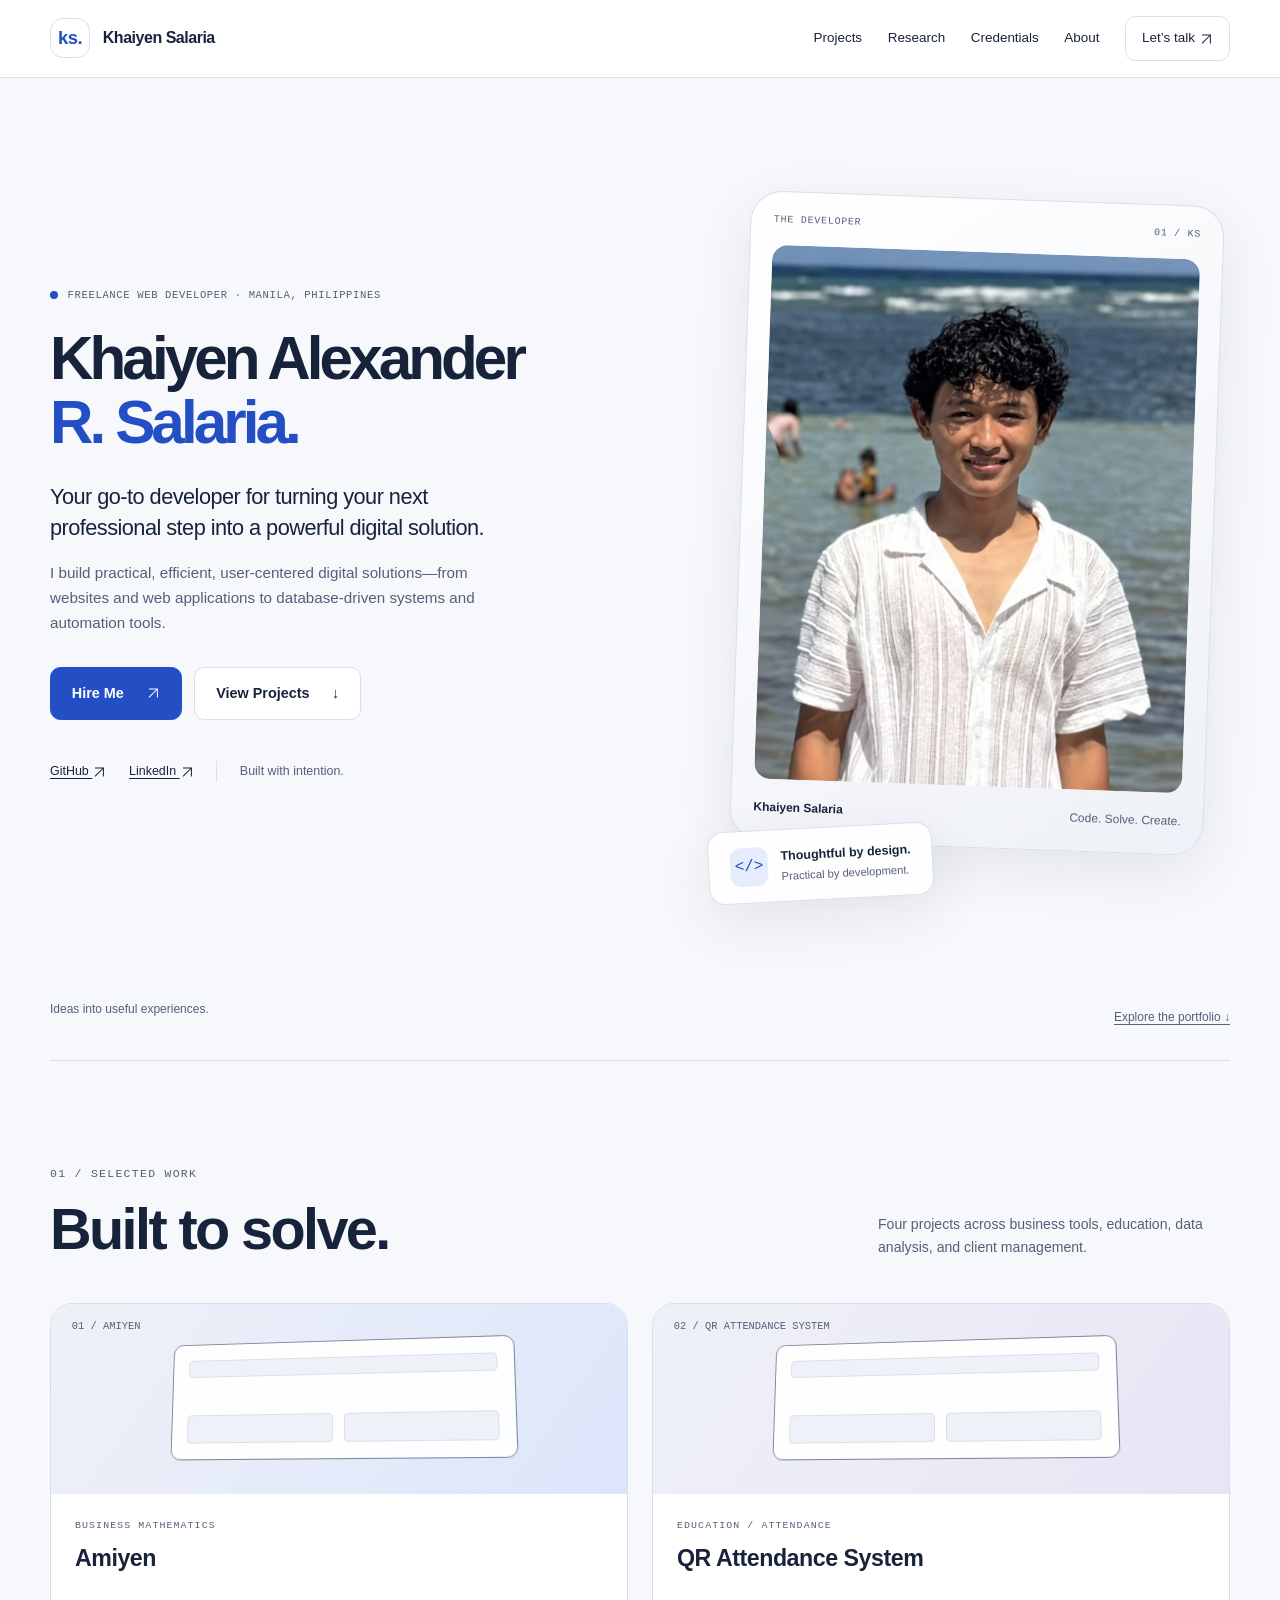
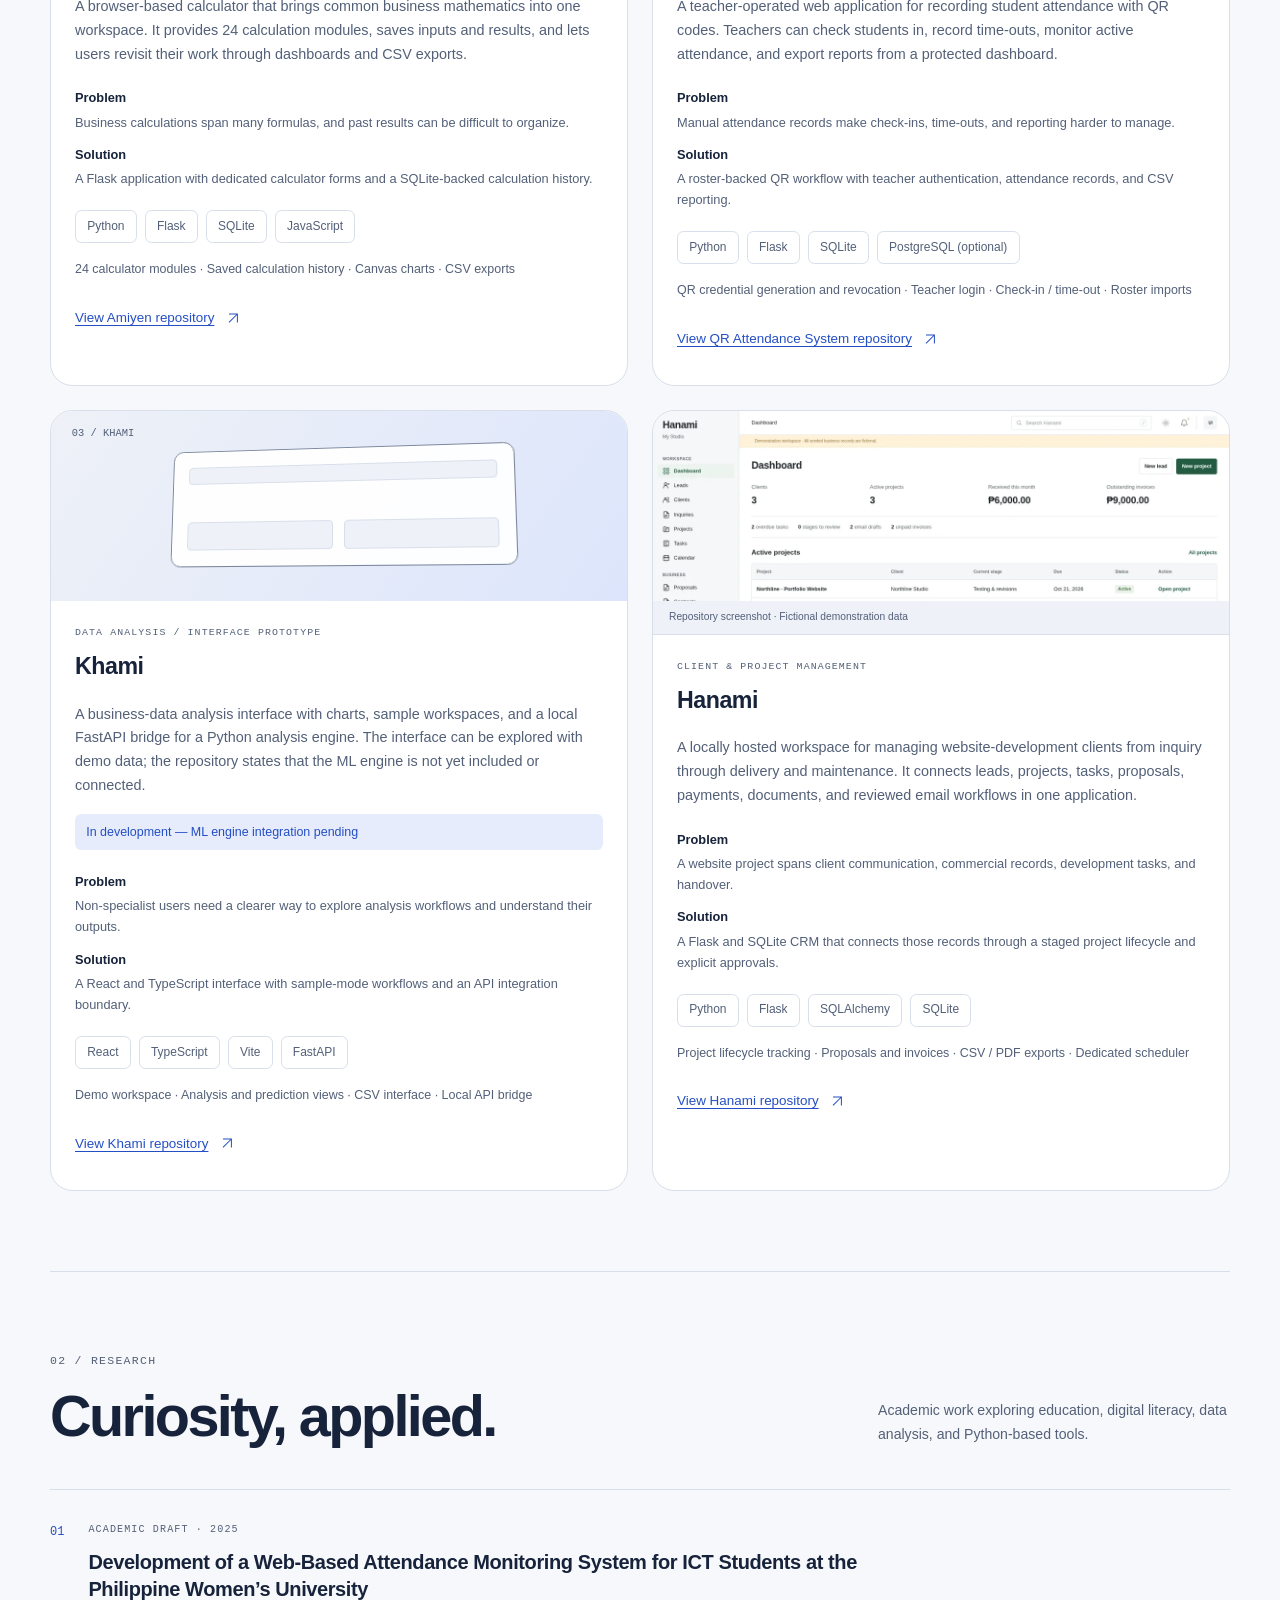
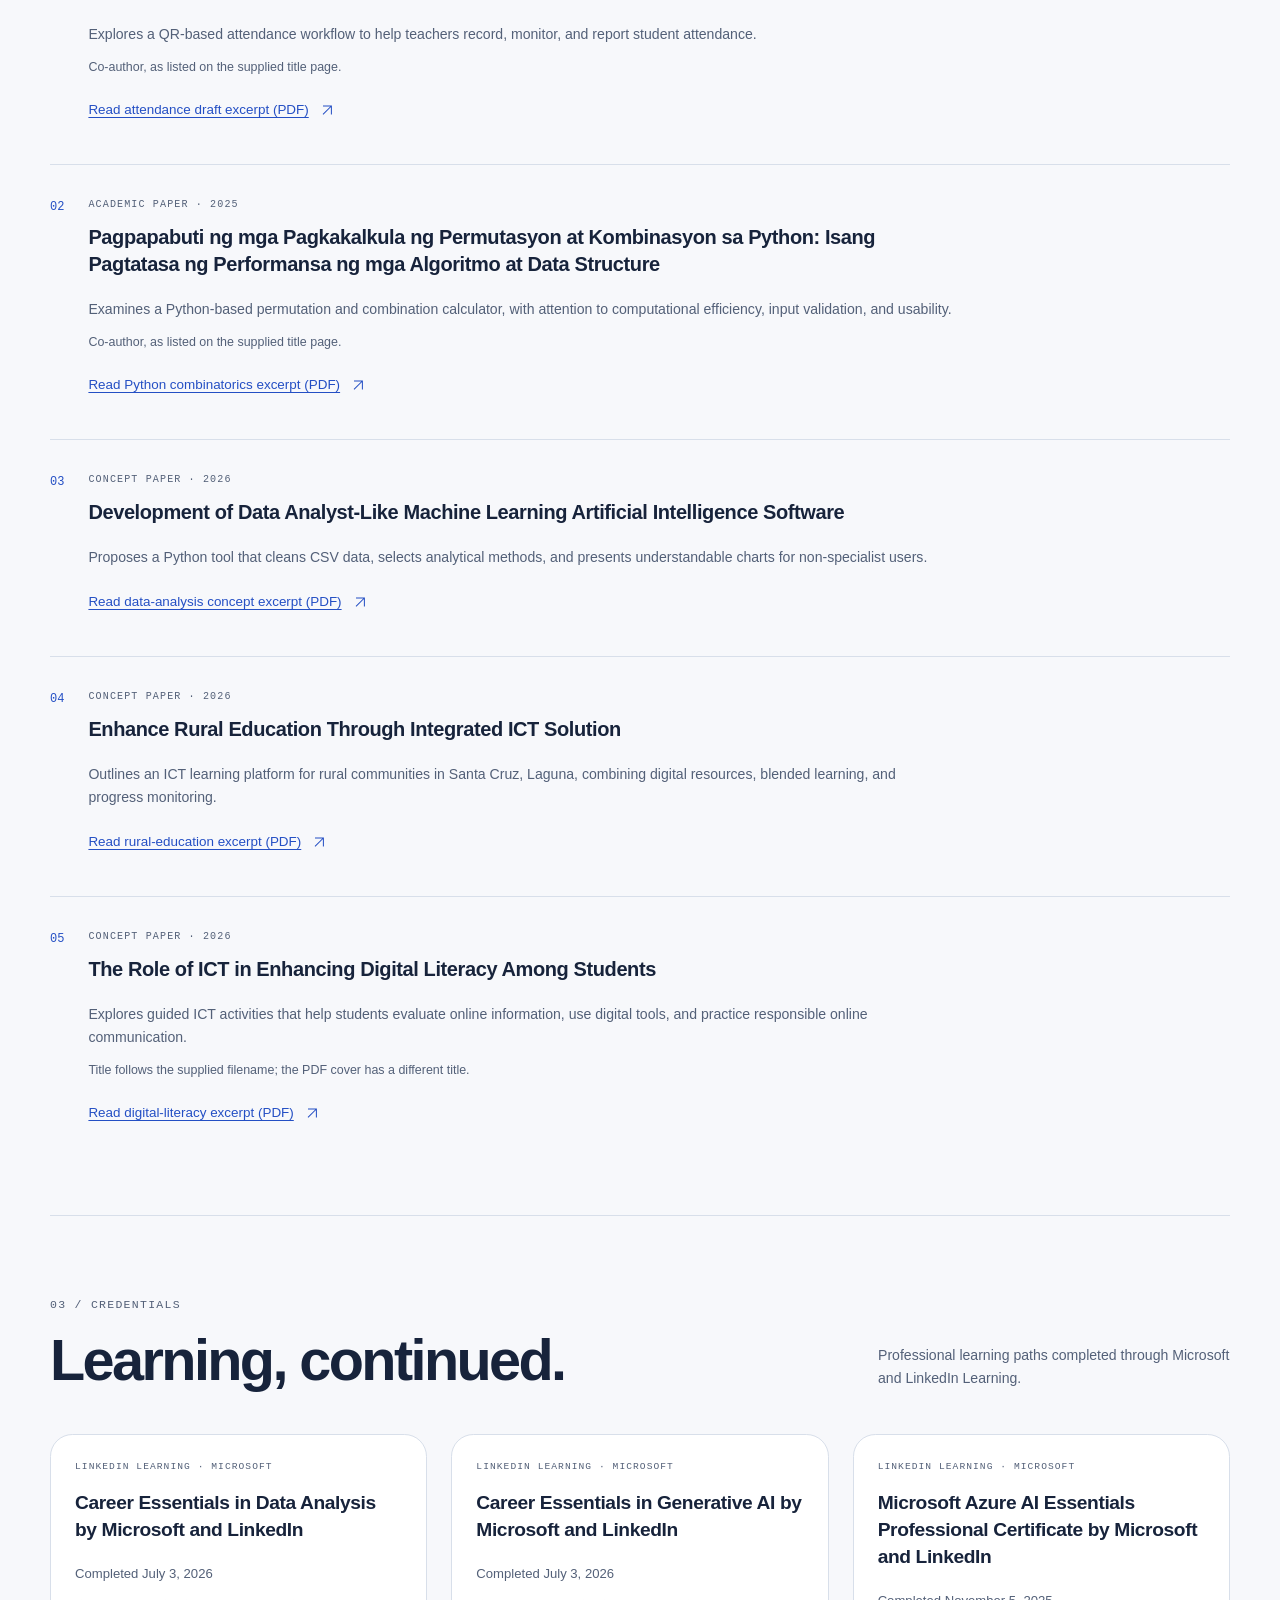
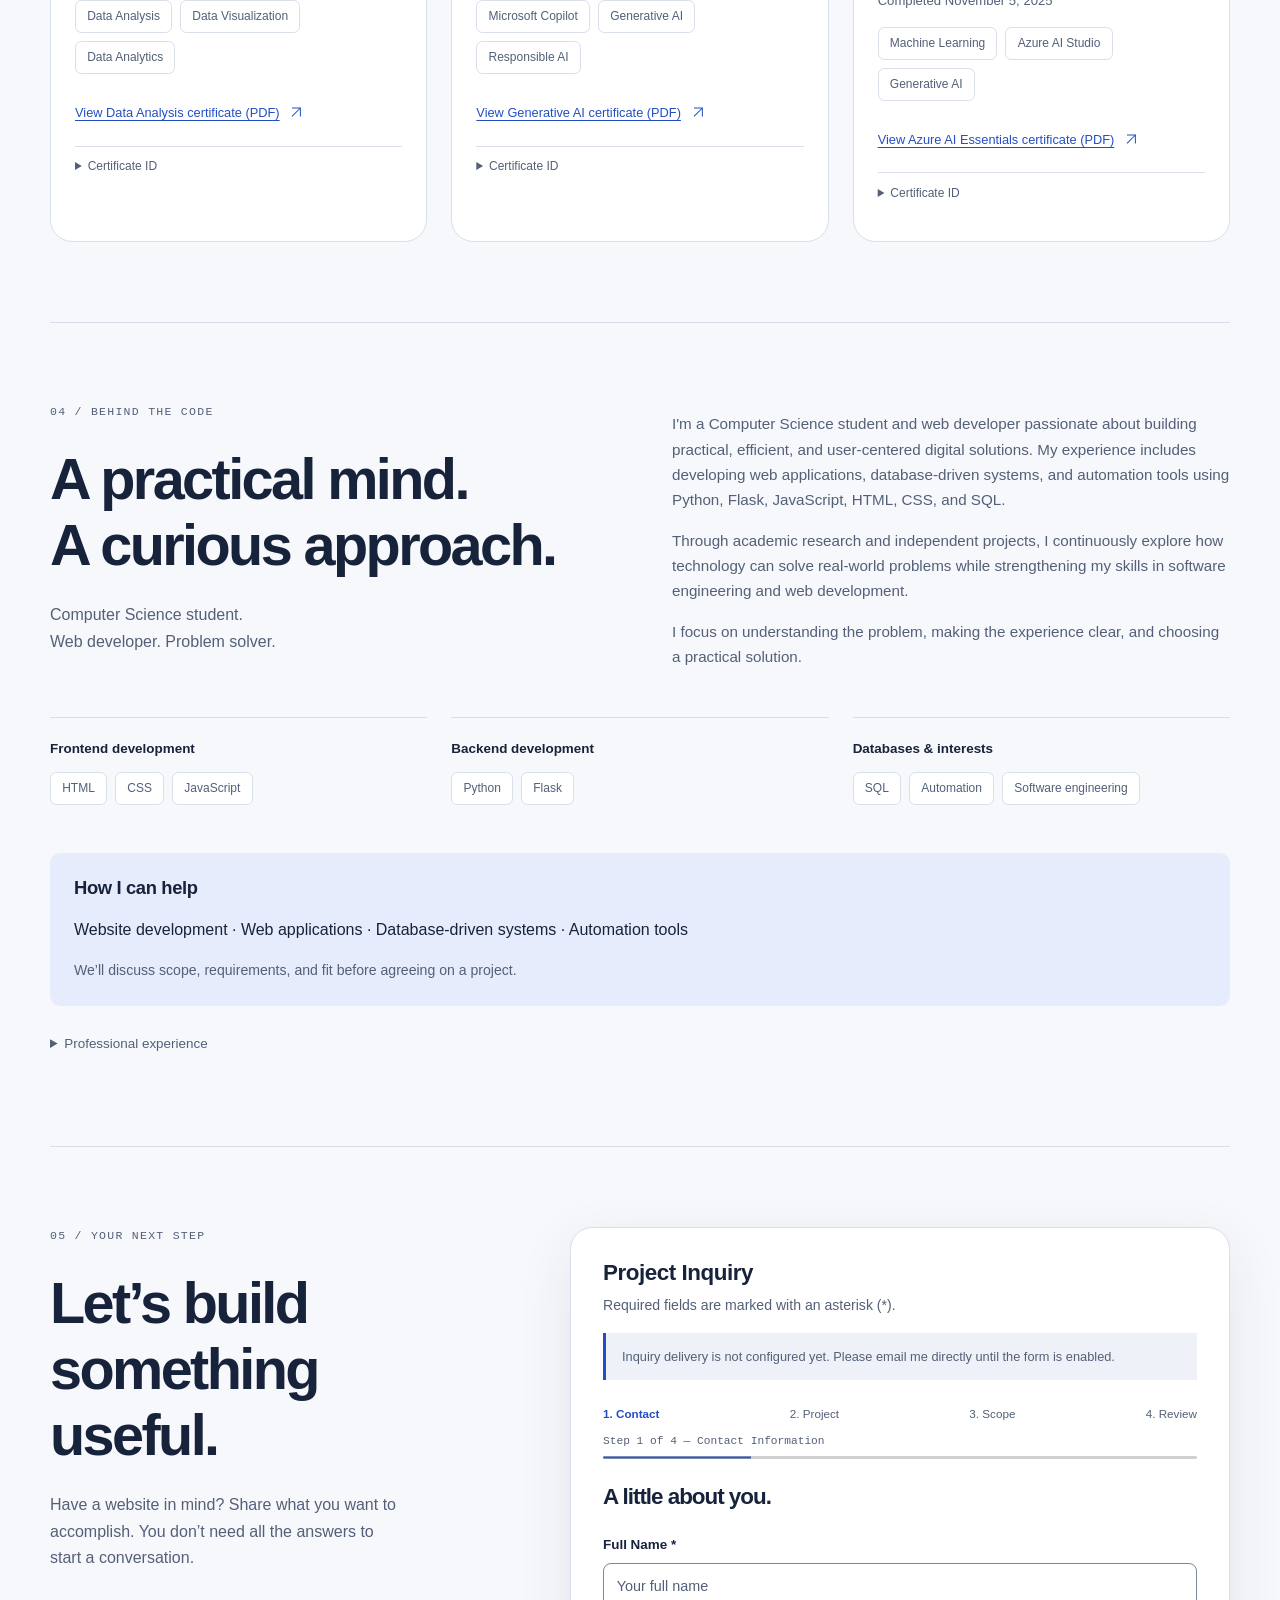
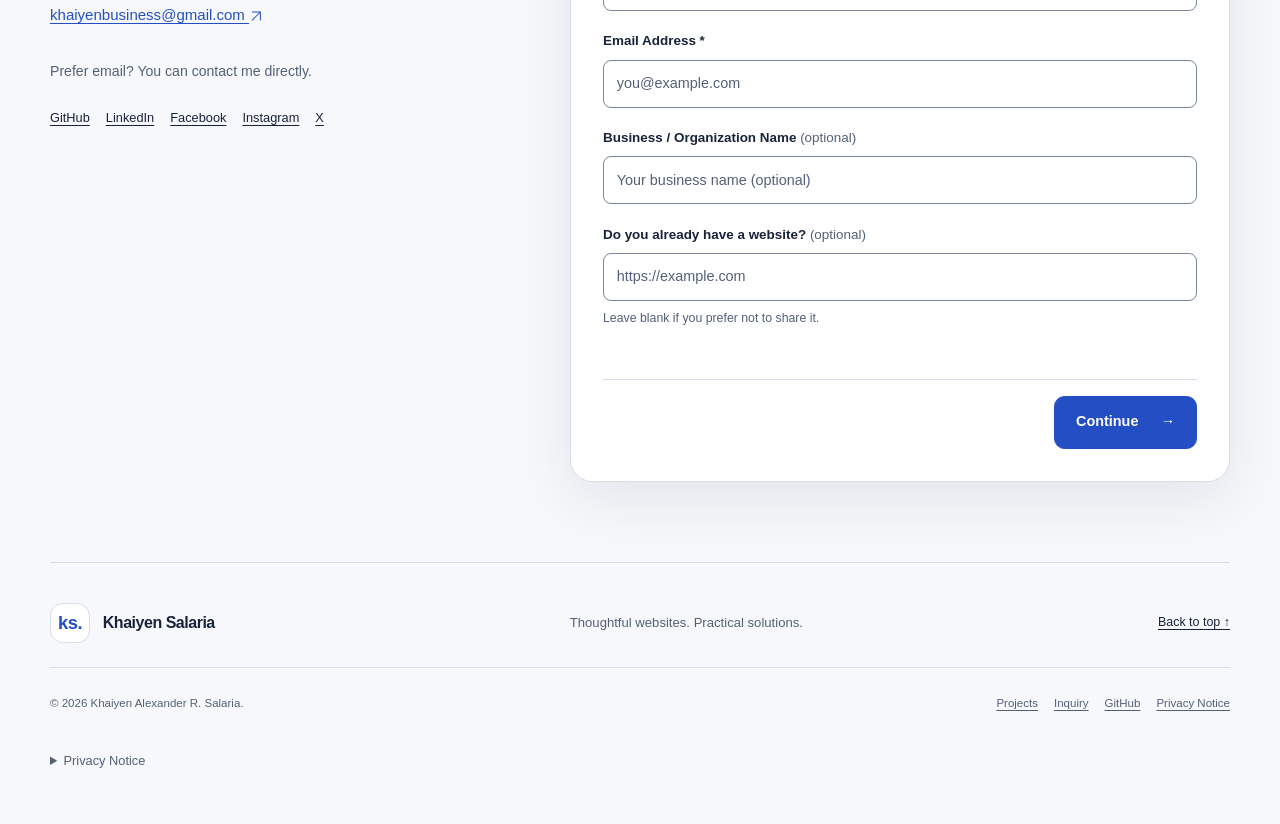
<file: index.html>
<!doctype html>
<html lang="en">
<head>
  <meta charset="utf-8">
  <meta name="viewport" content="width=device-width, initial-scale=1">
  <meta name="color-scheme" content="light dark">
  <title>Khaiyen Salaria | Freelance Web Developer</title>
  <meta name="description" content="Khaiyen Alexander R. Salaria, freelance web developer in Manila. Explore my technical background and discuss your next website project.">
  <link rel="canonical" href="https://khaiyeniscanadianham.github.io/khaiyensalaria.github.io/">
  <meta property="og:type" content="website">
  <meta property="og:title" content="Khaiyen Salaria | Freelance Web Developer">
  <meta property="og:description" content="Practical, thoughtful digital solutions. Let's discuss your next website project.">
  <meta property="og:url" content="https://khaiyeniscanadianham.github.io/khaiyensalaria.github.io/">
  <meta property="og:image" content="https://khaiyeniscanadianham.github.io/khaiyensalaria.github.io/assets/preview.png">
  <meta property="og:image:width" content="1200">
  <meta property="og:image:height" content="630">
  <meta property="og:image:alt" content="Khaiyen Salaria — Freelance Web Developer, Manila, Philippines">
  <meta name="twitter:card" content="summary_large_image">
  <meta name="twitter:title" content="Khaiyen Salaria | Freelance Web Developer">
  <meta name="twitter:description" content="Practical, thoughtful digital solutions. Let's discuss your next website project.">
  <meta name="twitter:image" content="https://khaiyeniscanadianham.github.io/khaiyensalaria.github.io/assets/preview.png">
  <!-- Add Google Search Console verification only after receiving a real code. -->
  <link rel="icon" href="favicon.svg" type="image/svg+xml">
  <link rel="stylesheet" href="style.css">
  <script src="script.js" defer></script>
  <script type="application/ld+json">
  {"@context":"https://schema.org","@type":"Person","name":"Khaiyen Alexander R. Salaria","jobTitle":"Freelance Web Developer","url":"https://khaiyeniscanadianham.github.io/khaiyensalaria.github.io/","sameAs":["https://github.com/khaiyenIsCanadianHam","https://www.linkedin.com/in/khaiyen-alexander-salaria-117b07363/","https://www.facebook.com/khaiyenalexander08","https://www.instagram.com/khaiyenalexanderr","https://x.com/khaiyensalaria"]}
  </script>
</head>
<body>
  <a class="skip-link" href="#main">Skip to content</a>
  <header class="site-header">
    <nav class="nav-shell" aria-label="Main navigation">
      <a class="brand" href="#hero" aria-label="Khaiyen Salaria, home"><span class="brand-mark" aria-hidden="true">ks.</span><span>Khaiyen Salaria</span></a>
      <button class="menu-toggle" type="button" aria-expanded="false" aria-controls="nav-links" hidden>Menu <span aria-hidden="true">+</span></button>
      <div class="nav-links" id="nav-links">
        <a href="#projects">Projects</a><a href="#research">Research</a><a href="#certifications">Credentials</a><a href="#about">About</a><a class="nav-cta" href="#contact">Let’s talk <svg class="arrow-icon" aria-hidden="true" viewBox="0 0 24 24"><path d="M5 19 19 5M5 5h14v14"/></svg></a>
      </div>
    </nav>
  </header>
  <main id="main">
    <section class="hero section-shell" id="hero" aria-labelledby="hero-title">
      <div class="hero-copy">
        <p class="eyebrow"><span class="status-dot" aria-hidden="true"></span> Freelance Web Developer · Manila, Philippines</p>
        <h1 id="hero-title">Khaiyen Alexander<br><span>R. Salaria.</span></h1>
        <p class="hero-headline">Your go-to developer for turning your next professional step into a powerful digital solution.</p>
        <p class="hero-description">I build practical, efficient, user-centered digital solutions—from websites and web applications to database-driven systems and automation tools.</p>
        <div class="actions"><a class="button primary" href="#contact">Hire Me <svg class="arrow-icon" aria-hidden="true" viewBox="0 0 24 24"><path d="M5 19 19 5M5 5h14v14"/></svg></a><a class="button secondary" href="#projects">View Projects <span aria-hidden="true">↓</span></a></div>
        <div class="hero-links"><a href="https://github.com/khaiyenIsCanadianHam" rel="me">GitHub <svg class="arrow-icon" aria-hidden="true" viewBox="0 0 24 24"><path d="M5 19 19 5M5 5h14v14"/></svg></a><a href="https://www.linkedin.com/in/khaiyen-alexander-salaria-117b07363/" rel="me">LinkedIn <svg class="arrow-icon" aria-hidden="true" viewBox="0 0 24 24"><path d="M5 19 19 5M5 5h14v14"/></svg></a><span>Built with intention.</span></div>
      </div>
      <div class="hero-visual">
        <div class="portrait-frame">
          <div class="portrait-top"><span>THE DEVELOPER</span><span aria-hidden="true">01 / KS</span></div>
          <img class="profile-photo" src="assets/images/profile.webp" width="800" height="1000" alt="Khaiyen Alexander R. Salaria at the beach" fetchpriority="high">
          <div class="portrait-caption"><span>Khaiyen Salaria</span><span>Code. Solve. Create.</span></div>
        </div>
        <div class="floating-note"><span class="code-icon" aria-hidden="true">&lt;/&gt;</span><div><strong>Thoughtful by design.</strong><span>Practical by development.</span></div></div>
      </div>
      <div class="hero-bottom"><span>Ideas into useful experiences.</span><a href="#projects">Explore the portfolio <span aria-hidden="true">↓</span></a></div>
    </section>
    <section class="section-shell content-section" id="projects" aria-labelledby="projects-title">
      <div class="section-heading"><div><p class="eyebrow">01 / Selected work</p><h2 id="projects-title">Built to solve.</h2></div><p>Four projects across business tools, education, data analysis, and client management.</p></div>
      <div class="project-grid">
        <article class="project-card">
          <div class="project-art " aria-hidden="true"><span>01 / AMIYEN</span><div class="wireframe"><i></i><i></i><i></i></div></div>
          <div class="card-body"><p class="eyebrow">Business mathematics</p><h3>Amiyen</h3>
            <p class="project-description">A browser-based calculator that brings common business mathematics into one workspace. It provides 24 calculation modules, saves inputs and results, and lets users revisit their work through dashboards and CSV exports.</p>
            <dl class="project-context"><dt>Problem</dt><dd>Business calculations span many formulas, and past results can be difficult to organize.</dd><dt>Solution</dt><dd>A Flask application with dedicated calculator forms and a SQLite-backed calculation history.</dd></dl>
            <ul class="tags" aria-label="Amiyen technologies"><li>Python</li><li>Flask</li><li>SQLite</li><li>JavaScript</li></ul>
            <p class="project-features">24 calculator modules · Saved calculation history · Canvas charts · CSV exports</p>
            <a class="project-link" href="https://github.com/khaiyenIsCanadianHam/Amiyen">View Amiyen repository <svg class="arrow-icon" aria-hidden="true" viewBox="0 0 24 24"><path d="M5 19 19 5M5 5h14v14"/></svg></a>
          </div>
        </article>
        <article class="project-card">
          <div class="project-art alternate" aria-hidden="true"><span>02 / QR ATTENDANCE SYSTEM</span><div class="wireframe"><i></i><i></i><i></i></div></div>
          <div class="card-body"><p class="eyebrow">Education / attendance</p><h3>QR Attendance System</h3>
            <p class="project-description">A teacher-operated web application for recording student attendance with QR codes. Teachers can check students in, record time-outs, monitor active attendance, and export reports from a protected dashboard.</p>
            <dl class="project-context"><dt>Problem</dt><dd>Manual attendance records make check-ins, time-outs, and reporting harder to manage.</dd><dt>Solution</dt><dd>A roster-backed QR workflow with teacher authentication, attendance records, and CSV reporting.</dd></dl>
            <ul class="tags" aria-label="QR Attendance System technologies"><li>Python</li><li>Flask</li><li>SQLite</li><li>PostgreSQL (optional)</li></ul>
            <p class="project-features">QR credential generation and revocation · Teacher login · Check-in / time-out · Roster imports</p>
            <a class="project-link" href="https://github.com/khaiyenIsCanadianHam/Attendance-System-by-Khaiyen">View QR Attendance System repository <svg class="arrow-icon" aria-hidden="true" viewBox="0 0 24 24"><path d="M5 19 19 5M5 5h14v14"/></svg></a>
          </div>
        </article>
        <article class="project-card">
          <div class="project-art " aria-hidden="true"><span>03 / KHAMI</span><div class="wireframe"><i></i><i></i><i></i></div></div>
          <div class="card-body"><p class="eyebrow">Data analysis / interface prototype</p><h3>Khami</h3>
            <p class="project-description">A business-data analysis interface with charts, sample workspaces, and a local FastAPI bridge for a Python analysis engine. The interface can be explored with demo data; the repository states that the ML engine is not yet included or connected.</p><p class="project-status">In development — ML engine integration pending</p>
            <dl class="project-context"><dt>Problem</dt><dd>Non-specialist users need a clearer way to explore analysis workflows and understand their outputs.</dd><dt>Solution</dt><dd>A React and TypeScript interface with sample-mode workflows and an API integration boundary.</dd></dl>
            <ul class="tags" aria-label="Khami technologies"><li>React</li><li>TypeScript</li><li>Vite</li><li>FastAPI</li></ul>
            <p class="project-features">Demo workspace · Analysis and prediction views · CSV interface · Local API bridge</p>
            <a class="project-link" href="https://github.com/khaiyenIsCanadianHam/Khami">View Khami repository <svg class="arrow-icon" aria-hidden="true" viewBox="0 0 24 24"><path d="M5 19 19 5M5 5h14v14"/></svg></a>
          </div>
        </article>
        <article class="project-card">
          <figure class="project-screenshot"><img src="assets/images/hanami-dashboard.webp" width="1200" height="1085" loading="lazy" alt="Hanami dashboard showing its labeled fictional demonstration workspace, project stages, and upcoming tasks."><figcaption>Repository screenshot · Fictional demonstration data</figcaption></figure>
          <div class="card-body"><p class="eyebrow">Client &amp; project management</p><h3>Hanami</h3>
            <p class="project-description">A locally hosted workspace for managing website-development clients from inquiry through delivery and maintenance. It connects leads, projects, tasks, proposals, payments, documents, and reviewed email workflows in one application.</p>
            <dl class="project-context"><dt>Problem</dt><dd>A website project spans client communication, commercial records, development tasks, and handover.</dd><dt>Solution</dt><dd>A Flask and SQLite CRM that connects those records through a staged project lifecycle and explicit approvals.</dd></dl>
            <ul class="tags" aria-label="Hanami technologies"><li>Python</li><li>Flask</li><li>SQLAlchemy</li><li>SQLite</li></ul>
            <p class="project-features">Project lifecycle tracking · Proposals and invoices · CSV / PDF exports · Dedicated scheduler</p>
            <a class="project-link" href="https://github.com/khaiyenIsCanadianHam/Hanami">View Hanami repository <svg class="arrow-icon" aria-hidden="true" viewBox="0 0 24 24"><path d="M5 19 19 5M5 5h14v14"/></svg></a>
          </div>
        </article>
      </div>
    </section>
    <section class="section-shell content-section" id="research" aria-labelledby="research-title">
      <div class="section-heading"><div><p class="eyebrow">02 / Research</p><h2 id="research-title">Curiosity, applied.</h2></div><p>Academic work exploring education, digital literacy, data analysis, and Python-based tools.</p></div>
      <div class="research-list">
        <article class="research-entry" id="research-attendance-draft"><span class="research-number" aria-hidden="true">01</span><div><p class="eyebrow">Academic draft · 2025</p><h3>Development of a Web-Based Attendance Monitoring System for ICT Students at the Philippine Women’s University</h3><p>Explores a QR-based attendance workflow to help teachers record, monitor, and report student attendance.</p><p class="research-role">Co-author, as listed on the supplied title page.</p><a class="research-link" href="assets/research/attendance-draft-excerpt.pdf">Read attendance draft excerpt (PDF) <svg class="arrow-icon" aria-hidden="true" viewBox="0 0 24 24"><path d="M5 19 19 5M5 5h14v14"/></svg></a></div></article>
        <article class="research-entry" id="research-python-combinatorics"><span class="research-number" aria-hidden="true">02</span><div><p class="eyebrow">Academic paper · 2025</p><h3 lang="fil">Pagpapabuti ng mga Pagkakalkula ng Permutasyon at Kombinasyon sa Python: Isang Pagtatasa ng Performansa ng mga Algoritmo at Data Structure</h3><p>Examines a Python-based permutation and combination calculator, with attention to computational efficiency, input validation, and usability.</p><p class="research-role">Co-author, as listed on the supplied title page.</p><a class="research-link" href="assets/research/python-combinatorics-excerpt.pdf">Read Python combinatorics excerpt (PDF) <svg class="arrow-icon" aria-hidden="true" viewBox="0 0 24 24"><path d="M5 19 19 5M5 5h14v14"/></svg></a></div></article>
        <article class="research-entry" id="research-data-analysis-concept"><span class="research-number" aria-hidden="true">03</span><div><p class="eyebrow">Concept paper · 2026</p><h3>Development of Data Analyst-Like Machine Learning Artificial Intelligence Software</h3><p>Proposes a Python tool that cleans CSV data, selects analytical methods, and presents understandable charts for non-specialist users.</p><a class="research-link" href="assets/research/data-analysis-concept-excerpt.pdf">Read data-analysis concept excerpt (PDF) <svg class="arrow-icon" aria-hidden="true" viewBox="0 0 24 24"><path d="M5 19 19 5M5 5h14v14"/></svg></a></div></article>
        <article class="research-entry" id="research-rural-education"><span class="research-number" aria-hidden="true">04</span><div><p class="eyebrow">Concept paper · 2026</p><h3>Enhance Rural Education Through Integrated ICT Solution</h3><p>Outlines an ICT learning platform for rural communities in Santa Cruz, Laguna, combining digital resources, blended learning, and progress monitoring.</p><a class="research-link" href="assets/research/rural-education-excerpt.pdf">Read rural-education excerpt (PDF) <svg class="arrow-icon" aria-hidden="true" viewBox="0 0 24 24"><path d="M5 19 19 5M5 5h14v14"/></svg></a></div></article>
        <article class="research-entry" id="research-digital-literacy"><span class="research-number" aria-hidden="true">05</span><div><p class="eyebrow">Concept paper · 2026</p><h3>The Role of ICT in Enhancing Digital Literacy Among Students</h3><p>Explores guided ICT activities that help students evaluate online information, use digital tools, and practice responsible online communication.</p><p class="research-source-note">Title follows the supplied filename; the PDF cover has a different title.</p><a class="research-link" href="assets/research/digital-literacy-excerpt.pdf">Read digital-literacy excerpt (PDF) <svg class="arrow-icon" aria-hidden="true" viewBox="0 0 24 24"><path d="M5 19 19 5M5 5h14v14"/></svg></a></div></article>
      </div>
    </section>
    <section class="section-shell content-section" id="certifications" aria-labelledby="certifications-title">
      <div class="section-heading"><div><p class="eyebrow">03 / Credentials</p><h2 id="certifications-title">Learning, continued.</h2></div><p>Professional learning paths completed through Microsoft and LinkedIn Learning.</p></div>
      <div class="certificate-grid">
        <article class="certificate-card"><p class="eyebrow">LinkedIn Learning · Microsoft</p><h3>Career Essentials in Data Analysis by Microsoft and LinkedIn</h3><p class="certificate-date">Completed <time datetime="2026-07-03">July 3, 2026</time></p><ul class="tags" aria-label="Career Essentials in Data Analysis by Microsoft and LinkedIn covered skills"><li>Data Analysis</li><li>Data Visualization</li><li>Data Analytics</li></ul><a class="certificate-link" href="assets/certificates/data-analysis.pdf">View Data Analysis certificate (PDF) <svg class="arrow-icon" aria-hidden="true" viewBox="0 0 24 24"><path d="M5 19 19 5M5 5h14v14"/></svg></a><details class="credential-details"><summary>Certificate ID</summary><p>61cb0aec32ea0eabf4500d2281578b754447a2410b5eea338b5b94527c91ba3b</p></details></article>
        <article class="certificate-card"><p class="eyebrow">LinkedIn Learning · Microsoft</p><h3>Career Essentials in Generative AI by Microsoft and LinkedIn</h3><p class="certificate-date">Completed <time datetime="2026-07-03">July 3, 2026</time></p><ul class="tags" aria-label="Career Essentials in Generative AI by Microsoft and LinkedIn covered skills"><li>Microsoft Copilot</li><li>Generative AI</li><li>Responsible AI</li></ul><a class="certificate-link" href="assets/certificates/generative-ai.pdf">View Generative AI certificate (PDF) <svg class="arrow-icon" aria-hidden="true" viewBox="0 0 24 24"><path d="M5 19 19 5M5 5h14v14"/></svg></a><details class="credential-details"><summary>Certificate ID</summary><p>c66af461d8f9d4e6ecbb8b0e47991c6a5d2f1189d77517d9d19e0b0a60b76a47</p></details></article>
        <article class="certificate-card"><p class="eyebrow">LinkedIn Learning · Microsoft</p><h3>Microsoft Azure AI Essentials Professional Certificate by Microsoft and LinkedIn</h3><p class="certificate-date">Completed <time datetime="2025-11-05">November 5, 2025</time></p><ul class="tags" aria-label="Microsoft Azure AI Essentials Professional Certificate by Microsoft and LinkedIn covered skills"><li>Machine Learning</li><li>Azure AI Studio</li><li>Generative AI</li></ul><a class="certificate-link" href="assets/certificates/azure-ai-essentials.pdf">View Azure AI Essentials certificate (PDF) <svg class="arrow-icon" aria-hidden="true" viewBox="0 0 24 24"><path d="M5 19 19 5M5 5h14v14"/></svg></a><details class="credential-details"><summary>Certificate ID</summary><p>649d6b8bac3bbbe9343d428f90ff551a2c061a5200d90a3392d398594deee1fa</p></details></article>
      </div>
    </section>
    <section class="section-shell content-section" id="about" aria-labelledby="about-title">
      <div class="about-grid"><div><p class="eyebrow">04 / Behind the code</p><h2 id="about-title">A practical mind.<br>A curious approach.</h2><p class="about-lead">Computer Science student.<br>Web developer. Problem solver.</p></div><div class="about-copy"><p>I'm a Computer Science student and web developer passionate about building practical, efficient, and user-centered digital solutions. My experience includes developing web applications, database-driven systems, and automation tools using Python, Flask, JavaScript, HTML, CSS, and SQL.</p><p>Through academic research and independent projects, I continuously explore how technology can solve real-world problems while strengthening my skills in software engineering and web development.</p><p>I focus on understanding the problem, making the experience clear, and choosing a practical solution.</p></div></div>
      <div class="skills-grid"><div><h3>Frontend development</h3><ul class="tags"><li>HTML</li><li>CSS</li><li>JavaScript</li></ul></div><div><h3>Backend development</h3><ul class="tags"><li>Python</li><li>Flask</li></ul></div><div><h3>Databases & interests</h3><ul class="tags"><li>SQL</li><li>Automation</li><li>Software engineering</li></ul></div></div>
      <div class="services"><h3>How I can help</h3><p>Website development · Web applications · Database-driven systems · Automation tools</p><p class="muted">We’ll discuss scope, requirements, and fit before agreeing on a project.</p></div>
      <details class="content-note"><summary>Professional experience</summary><p>[TODO: INSERT VERIFIED PROFESSIONAL EXPERIENCE] — roles, organizations, dates, responsibilities, and sources. No employment or client history has been supplied.</p></details>
    </section>
    <section class="section-shell content-section contact-section" id="contact" aria-labelledby="contact-title">
      <div class="contact-intro"><p class="eyebrow">05 / Your next step</p><h2 id="contact-title">Let’s build<br>something useful.</h2><p>Have a website in mind? Share what you want to accomplish. You don’t need all the answers to start a conversation.</p><a class="email-link" href="mailto:khaiyenbusiness@gmail.com">khaiyenbusiness@gmail.com <svg class="arrow-icon" aria-hidden="true" viewBox="0 0 24 24"><path d="M5 19 19 5M5 5h14v14"/></svg></a><p class="muted">Prefer email? You can contact me directly.</p><div class="social-links"><a href="https://github.com/khaiyenIsCanadianHam" rel="me">GitHub</a><a href="https://www.linkedin.com/in/khaiyen-alexander-salaria-117b07363/" rel="me">LinkedIn</a><a href="https://www.facebook.com/khaiyenalexander08" rel="me">Facebook</a><a href="https://www.instagram.com/khaiyenalexanderr" rel="me">Instagram</a><a href="https://x.com/khaiyensalaria" rel="me">X</a></div></div>
      <div class="form-panel">
        <h3 class="form-title">Project Inquiry</h3><p class="muted">Required fields are marked with an asterisk (*).</p>
        <p class="setup-notice" id="setup-notice">If inquiry delivery is unavailable, please email me directly.</p>
        <div class="form-progress" hidden><ol aria-label="Inquiry steps"><li>Contact</li><li>Project</li><li>Scope</li><li>Review</li></ol><p id="step-status" aria-live="polite"></p><progress id="step-progress" max="4" value="1" aria-label="Inquiry progress"></progress></div>
        <form id="inquiry-form" method="POST" action="https://api.web3forms.com/submit">
          <!-- Web3Forms public form key. Replace this placeholder to enable delivery. -->
          <input type="hidden" name="access_key" value="[YOUR_WEB3FORMS_ACCESS_KEY]">
          <input type="hidden" name="subject" value="New Portfolio Project Inquiry">
          <input type="hidden" name="from_name" value="Portfolio Project Inquiries">
          <input type="checkbox" name="botcheck" class="honeypot" tabindex="-1" aria-hidden="true" hidden>
          <fieldset class="form-step" data-step="0"><legend>Step 1 — Contact Information</legend><h4 tabindex="-1" class="step-heading">A little about you.</h4>
            <div class="field"><label for="name">Full Name *</label><input id="name" name="name" type="text" autocomplete="name" maxlength="100" placeholder="Your full name" required></div>
            <div class="field"><label for="email">Email Address *</label><input id="email" name="email" type="email" autocomplete="email" maxlength="254" placeholder="you@example.com" required></div>
            <div class="field"><label for="business_name">Business / Organization Name <span>(optional)</span></label><input id="business_name" name="business_name" type="text" autocomplete="organization" maxlength="150" placeholder="Your business name (optional)"></div>
            <div class="field"><label for="existing_website">Do you already have a website? <span>(optional)</span></label><input id="existing_website" name="existing_website" type="url" maxlength="2048" placeholder="https://example.com" aria-describedby="website-help"><p class="field-help" id="website-help">Leave blank if you prefer not to share it.</p></div>
          </fieldset>
          <fieldset class="form-step" data-step="1"><legend>Step 2 — Project Requirements</legend><h4 tabindex="-1" class="step-heading">What do you have in mind?</h4>
            <div class="field"><label for="project_type">What type of project do you need? *</label><select id="project_type" name="project_type" required><option value="">Select a project type</option><option>New Business / Company Website</option><option>Personal Portfolio Website</option><option>E-commerce / Online Store</option><option>Booking / Scheduling Website</option><option>Custom Web Application</option><option>Existing Website Redesign</option><option>Bug Fixes / Website Maintenance</option><option>Other / Not Sure</option></select><p class="field-help">A custom web application is a website with interactive systems or specialized features.</p></div>
            <div class="field"><label for="project_goal">What is the main goal of your project? <span>(optional)</span></label><select id="project_goal" name="project_goal"><option value="">Select a goal (optional)</option><option>Establish an online presence</option><option>Attract customers and inquiries</option><option>Sell products or services</option><option>Accept reservations or appointments</option><option>Display a portfolio or professional work</option><option>Improve an existing website</option><option>Build a custom business system</option><option>Other / Not Sure</option></select></div>
            <fieldset class="feature-group"><legend>Which features might your website need? (optional)</legend><div class="checkbox-grid">
              <label><input type="checkbox" name="requested_features" value="Contact Form"> Contact Form</label><label><input type="checkbox" name="requested_features" value="Product or Service Catalog"> Product or Service Catalog</label><label><input type="checkbox" name="requested_features" value="Admin Dashboard / Content Management"> Admin Dashboard / Content Management</label><label><input type="checkbox" name="requested_features" value="User Registration and Login"> User Registration and Login</label><label><input type="checkbox" name="requested_features" value="Online Payments"> Online Payments</label><label><input type="checkbox" name="requested_features" value="Booking / Scheduling System"> Booking / Scheduling System</label><label><input type="checkbox" name="requested_features" value="Blog / News Section"> Blog / News Section</label><label><input type="checkbox" name="requested_features" value="Google Maps Integration"> Google Maps Integration</label><label><input type="checkbox" name="requested_features" value="Social Media Integration"> Social Media Integration</label><label><input type="checkbox" name="requested_features" value="Custom Third-Party Integrations"> Custom Third-Party Integrations</label><label><input type="checkbox" name="requested_features" value="Other / Not Sure"> Other / Not Sure</label>
            </div></fieldset>
            <!-- Conditional fields begin disabled; JS enables only the selected category. -->
            <div class="conditional" data-project="E-commerce / Online Store" hidden><div class="field"><label for="product_count">Approximately how many products? <span>(optional)</span></label><input id="product_count" name="product_count" type="number" min="0" max="1000000" disabled></div><div class="field"><label for="online_checkout">Will customers need online checkout? <span>(optional)</span></label><select id="online_checkout" name="online_checkout" disabled><option value="">Select (optional)</option><option>Yes</option><option>No</option><option>Not sure</option></select></div></div>
            <div class="conditional" data-project="Existing Website Redesign" hidden><div class="field"><label for="redesign_problems">What problems do you want to fix? <span>(optional)</span></label><textarea id="redesign_problems" name="redesign_problems" rows="3" maxlength="2000" disabled></textarea></div></div>
            <div class="conditional" data-project="Booking / Scheduling Website" hidden><div class="field"><label for="booking_details">What appointments or reservations should customers book? <span>(optional)</span></label><textarea id="booking_details" name="booking_details" rows="3" maxlength="2000" disabled></textarea></div></div>
            <div class="conditional" data-project="Custom Web Application" hidden><div class="field"><label for="application_details">What should users be able to do inside the application? <span>(optional)</span></label><textarea id="application_details" name="application_details" rows="3" maxlength="2000" disabled></textarea></div></div>
            <div class="conditional" data-project="Bug Fixes / Website Maintenance" hidden><div class="field"><label for="maintenance_issue">What issue are you experiencing? <span>(optional)</span></label><textarea id="maintenance_issue" name="maintenance_issue" rows="3" maxlength="2000" disabled></textarea></div><div class="field"><label for="live_impact">Is the problem affecting your live website? <span>(optional)</span></label><select id="live_impact" name="live_impact" disabled><option value="">Select (optional)</option><option>Yes</option><option>No</option><option>Not sure</option></select></div></div>
            <noscript><p class="field-help">Please include any category-specific requirements in your project description below.</p></noscript>
          </fieldset>
          <fieldset class="form-step" data-step="2"><legend>Step 3 — Budget and Timeline</legend><h4 tabindex="-1" class="step-heading">Let’s understand the scope.</h4>
            <div class="field"><label for="estimated_budget">What is your approximate budget? <span>(optional)</span></label><select id="estimated_budget" name="estimated_budget" aria-describedby="budget-help"><option value="">Select a range (optional)</option><option>Below ₱5,000</option><option>₱5,000–₱10,000</option><option>₱10,001–₱20,000</option><option>₱20,001–₱50,000</option><option>Above ₱50,000</option><option>Not Sure / Need a Quotation</option></select><p class="field-help" id="budget-help">This helps me recommend a solution that fits your budget. It does not determine the final project price.</p></div>
            <div class="field"><label for="timeline">When would you like your project completed? <span>(optional)</span></label><select id="timeline" name="timeline" aria-describedby="timeline-help"><option value="">Select a timeline (optional)</option><option>As soon as possible</option><option>Within 2–4 weeks</option><option>Within 1–2 months</option><option>Within 3 months</option><option>Flexible / No fixed deadline</option><option>Just exploring options</option></select><p class="field-help" id="timeline-help">Your preference helps us plan; delivery dates are agreed after discussing scope.</p></div>
            <div class="field"><label for="message">Tell me about your project *</label><textarea id="message" name="message" rows="6" maxlength="5000" placeholder="Describe your business, the website you have in mind, its intended users, and anything else I should know." aria-describedby="message-help" required></textarea><p class="field-help" id="message-help">You don't need technical knowledge. Just explain what you want your website to accomplish.</p></div>
          </fieldset>
          <fieldset class="form-step" data-step="3"><legend>Step 4 — Review and Submit</legend><h4 tabindex="-1" class="step-heading">Ready for a conversation?</h4><p>Check your details. Use Previous to make any changes.</p><dl id="inquiry-review" class="review-summary"></dl><noscript><p>Review your answers in the sections above before submitting.</p></noscript>
            <label class="privacy-check"><input id="privacy_acknowledgment" type="checkbox" name="privacy_acknowledgment" value="I have read the Privacy Notice and understand how my inquiry is used." required><span>I have read the <a href="#privacy">Privacy Notice</a> and understand that my submitted information will be used to review and respond to my inquiry. *</span></label>
            <div class="native-submit"><button class="button primary" type="submit">Submit Project Inquiry <svg class="arrow-icon" aria-hidden="true" viewBox="0 0 24 24"><path d="M5 19 19 5M5 5h14v14"/></svg></button></div>
          </fieldset>
          <div class="step-controls" hidden><button class="button secondary" id="previous-step" type="button">Previous</button><button class="button primary" id="next-step" type="button">Continue <span aria-hidden="true">→</span></button><button class="button primary" id="submit-inquiry" type="submit" hidden disabled>Submit Project Inquiry <svg class="arrow-icon" aria-hidden="true" viewBox="0 0 24 24"><path d="M5 19 19 5M5 5h14v14"/></svg></button></div>
          <p id="form-status" class="form-status" role="status" aria-live="polite" aria-atomic="true" tabindex="-1"></p>
        </form>
      </div>
    </section>
  </main>
  <footer class="site-footer section-shell"><div class="footer-top"><a class="brand" href="#hero"><span class="brand-mark" aria-hidden="true">ks.</span><span>Khaiyen Salaria</span></a><p>Thoughtful websites. Practical solutions.</p><a href="#hero">Back to top ↑</a></div><div class="footer-bottom"><p>© <span id="copyright-year">2026</span> Khaiyen Alexander R. Salaria.</p><div><a href="#projects">Projects</a><a href="#contact">Inquiry</a><a href="https://github.com/khaiyenIsCanadianHam" rel="me">GitHub</a><a href="#privacy">Privacy Notice</a></div></div>
    <details id="privacy" class="privacy-notice"><summary>Privacy Notice</summary><div><h2>Your inquiry and your privacy</h2><p>This site collects the contact details and project information you choose to submit so Khaiyen Alexander R. Salaria can evaluate and respond to your inquiry. Please do not include passwords, payment details, or sensitive personal information.</p><p>When enabled, Web3Forms processes the submitted information and forwards it to my professional email. Read <a href="https://web3forms.com/privacy">Web3Forms’ privacy policy</a> for details about their processing. Normal hosting and service logs may also be processed by GitHub Pages and Web3Forms.</p><p>The website does not use analytics or store inquiry details in your browser. Entries remain on the page until submission succeeds, you reload, or you close the page. Sent inquiries are handled in my email account for review and follow-up. You can request access, correction, or deletion by contacting <a href="mailto:khaiyenbusiness@gmail.com">khaiyenbusiness@gmail.com</a>. There is no newsletter enrollment.</p><p>[TODO: INSERT INQUIRY RETENTION PERIOD AND ANY ADDITIONAL APPLICABLE PRIVACY DETAILS]</p></div></details>
  </footer>
</body>
</html>
</file>
<file: style.css>
/* Personal interpretation of the supplied principles; no official palette was supplied. */
:root {
  color-scheme: light dark;
  --bg: #f7f8fb; --surface: #ffffff; --surface-soft: #eef1f7;
  --ink: #17233b; --muted: #536078; --accent: #244fc4; --accent-hover: #193ca0;
  --accent-soft: #e6ecfb; --on-accent: #ffffff; --line: #d8dfea; --control-line: #7b879c;
  --glass: rgb(255 255 255 / 93%); --shadow-color: rgb(24 43 81 / 9%);
  --glow: #dce5fb; --glow-secondary: #e9e4f5; --error: #a92332; --success: #166143;
  --transparent: transparent; --focus: #c34c00;
  --font: -apple-system, BlinkMacSystemFont, "Segoe UI", sans-serif;
  --mono: "SFMono-Regular", Consolas, "Liberation Mono", monospace;
  --space-1: .5rem; --space-2: 1rem; --space-3: 1.5rem; --space-4: 2rem;
  --space-5: 3rem; --space-6: 5rem; --space-7: 7rem;
  --radius-sm: .65rem; --radius: 1.4rem; --radius-lg: 2rem;
  --shadow: 0 18px 55px var(--shadow-color); --ease: cubic-bezier(.2,.7,.2,1); --duration: 180ms;
}
@media (prefers-color-scheme: dark) {
  :root {
    --bg: #101622; --surface: #182131; --surface-soft: #202c41;
    --ink: #edf1fa; --muted: #b3bfd3; --accent: #a7bfff; --accent-hover: #c8d7ff;
    --accent-soft: #293b61; --on-accent: #112449; --line: #364258; --control-line: #8593ab;
    --glass: rgb(24 33 49 / 94%); --shadow-color: rgb(0 0 0 / 20%);
    --glow: #233759; --glow-secondary: #322d49; --error: #ffacb7; --success: #8cdeba; --focus: #ffd08c;
  }
}
* { box-sizing: border-box; }
html { scroll-behavior: smooth; scroll-padding-top: 7rem; }
body { margin: 0; background: var(--bg); color: var(--ink); font: 1rem/1.65 var(--font); -webkit-font-smoothing: antialiased; }
[hidden] { display: none !important; }
a { color: inherit; text-underline-offset: .22em; }
a:hover { color: var(--accent); }
button, input, select, textarea { font: inherit; }
button, select, input[type="checkbox"] { cursor: pointer; }
button { color: inherit; }
:focus-visible { outline: 3px solid var(--focus); outline-offset: 5px; }
::selection { background: var(--accent-soft); color: var(--ink); }
h1, h2, h3, h4, p { margin-top: 0; }
h1, h2, h3, h4 { line-height: 1.15; letter-spacing: -.045em; }
h2 { font-size: clamp(2.25rem, 4.5vw, 3.75rem); font-weight: 650; margin-bottom: 0; }
h3 { font-size: 1.15rem; letter-spacing: -.02em; }
p { margin-bottom: 1rem; }
.section-shell { width: min(1180px, calc(100% - 3rem)); margin-inline: auto; }
.muted { color: var(--muted); font-size: .88rem; }
.eyebrow { font: 500 .72rem/1.6 var(--mono); text-transform: uppercase; letter-spacing: .11em; color: var(--muted); margin-bottom: 1.5rem; }
.skip-link { position: fixed; z-index: 20; left: 1rem; top: -5rem; padding: 1rem; background: var(--surface); }
.skip-link:focus { top: 1rem; }
.site-header { position: sticky; top: 0; z-index: 10; padding-block: 1rem; background: var(--glass); border-bottom: 1px solid var(--line); }
@supports (backdrop-filter: blur(12px)) { .site-header { backdrop-filter: blur(12px); } }
.nav-shell { width: min(1180px, calc(100% - 3rem)); margin-inline: auto; display: flex; align-items: center; justify-content: space-between; gap: 1rem; }
.brand { display: inline-flex; gap: .8rem; align-items: center; text-decoration: none; font-weight: 650; letter-spacing: -.03em; white-space: nowrap; }
.brand-mark { display: grid; place-items: center; width: 2.5rem; height: 2.5rem; border: 1px solid var(--line); border-radius: .8rem; font-size: 1.15rem; background: var(--surface); color: var(--accent); }
.nav-links { display: flex; align-items: center; gap: 1.6rem; font-size: .84rem; }
.nav-links a { padding-block: .65rem; text-decoration: none; }
.nav-links a:hover, .nav-links a[aria-current="location"] { color: var(--accent); text-decoration: underline; }
.nav-links .nav-cta { border: 1px solid var(--line); padding: .65rem 1rem; border-radius: var(--radius-sm); background: var(--surface); }
.nav-cta span { margin-left: .7rem; }
.arrow-icon { width: .9rem; height: .9rem; flex-shrink: 0; fill: none; stroke: currentColor; stroke-width: 1.7; vertical-align: middle; }
.menu-toggle { min-height: 44px; background: var(--surface); border: 1px solid var(--line); border-radius: var(--radius-sm); padding: .5rem 1rem; }
.hero { display: grid; grid-template-columns: 1.22fr 1fr; gap: 3.5rem; align-items: center; padding-top: 6rem; padding-bottom: 1.5rem; }
.hero .eyebrow { display: flex; align-items: center; gap: .6rem; font-size: .66rem; letter-spacing: .06em; }
.status-dot { width: .5rem; height: .5rem; flex-shrink: 0; border-radius: 50%; background: var(--accent); }
h1 { font-size: clamp(2.5rem, 4.7vw, 4.3rem); font-weight: 650; line-height: 1.06; margin-bottom: 1.6rem; letter-spacing: -.065em; }
h1 span { color: var(--accent); }
.hero-headline { max-width: 28rem; font-size: clamp(1.15rem, 1.7vw, 1.45rem); line-height: 1.45; letter-spacing: -.025em; }
.hero-description { color: var(--muted); font-size: .95rem; max-width: 28rem; }
.actions { display: flex; flex-wrap: wrap; gap: .75rem; margin-top: 2rem; }
.button { display: inline-flex; align-items: center; justify-content: center; gap: 1.4rem; padding: .85rem 1.3rem; min-height: 48px; border-radius: var(--radius-sm); border: 1px solid var(--line); font-size: .9rem; font-weight: 600; text-decoration: none; transition: background var(--duration) var(--ease), transform var(--duration) var(--ease); }
.button.primary { background: var(--accent); border-color: var(--accent); color: var(--on-accent); }
.button.primary:hover { background: var(--accent-hover); border-color: var(--accent-hover); }
.button.secondary { background: var(--surface); color: var(--ink); }
.button.secondary:hover { background: var(--surface-soft); }
.button:active { transform: translateY(1px); }
.button:disabled { opacity: .65; cursor: not-allowed; }
.hero-links { display: flex; gap: 1.4rem; align-items: center; margin-top: 2rem; font-size: .78rem; }
.hero-links a { padding-block: .6rem; }
.hero-links > span { color: var(--muted); padding-left: 1.4rem; border-left: 1px solid var(--line); }
.hero-visual { position: relative; padding: 1.5rem 1rem 3.5rem; }
.portrait-frame { background: linear-gradient(145deg, var(--surface), var(--surface-soft)); border: 1px solid var(--line); box-shadow: var(--shadow); border-radius: var(--radius-lg); padding: 1.4rem; transform: rotate(2deg); }
.portrait-top { display: flex; justify-content: space-between; gap: 1rem; color: var(--muted); font: .62rem var(--mono); letter-spacing: .08em; }
.portrait-placeholder { min-height: 330px; display: flex; flex-direction: column; justify-content: center; align-items: center; gap: 1rem; position: relative; margin-block: 1.2rem; border: 1px solid var(--line); border-radius: 1rem; background: radial-gradient(ellipse at 25% 20%, var(--glow), var(--transparent) 70%), radial-gradient(ellipse at 80% 90%, var(--glow-secondary), var(--surface-soft) 75%); }
.portrait-monogram { font-weight: 500; font-size: clamp(6rem, 12vw, 11rem); line-height: 1.15; letter-spacing: -.09em; color: var(--accent); }
.portrait-label { font: .6rem var(--mono); color: var(--muted); letter-spacing: .04em; text-align: center; }
.portrait-caption { display: flex; flex-wrap: wrap; justify-content: space-between; gap: .5rem; font-size: .75rem; }
.portrait-caption span:first-child { font-weight: 650; }
.portrait-caption span:last-child { color: var(--muted); }
.profile-photo { display: block; width: 100%; height: auto; aspect-ratio: 4 / 5; object-fit: cover; border-radius: 1rem; margin-block: 1.2rem; }
.floating-note { display: flex; gap: .8rem; align-items: center; padding: 1rem 1.3rem; border: 1px solid var(--line); border-radius: 1rem; background: var(--glass); box-shadow: var(--shadow); position: absolute; left: -1rem; bottom: .25rem; transform: rotate(-3deg); }
.floating-note strong, .floating-note div > span { display: block; font-size: .78rem; }
.floating-note div > span { color: var(--muted); font-size: .7rem; }
.code-icon { display: grid; place-items: center; width: 2.4rem; height: 2.4rem; color: var(--accent); background: var(--accent-soft); border-radius: .7rem; font-family: var(--mono); }
.hero-bottom { grid-column: 1 / -1; display: flex; justify-content: space-between; gap: 1rem; border-bottom: 1px solid var(--line); padding-block: 2.5rem 1.5rem; font-size: .75rem; color: var(--muted); }
.hero-bottom a { padding-block: .5rem; }
.content-section { padding-block: var(--space-6); border-bottom: 1px solid var(--line); }
.section-heading { display: flex; align-items: end; justify-content: space-between; gap: 2rem; margin-bottom: 2.5rem; }
.section-heading .eyebrow { margin-bottom: .8rem; }
.section-heading > p { max-width: 22rem; color: var(--muted); font-size: .88rem; margin-bottom: .2rem; }
.project-grid { display: grid; grid-template-columns: repeat(2, minmax(0,1fr)); gap: 1.5rem; }
.project-card { border: 1px solid var(--line); border-radius: var(--radius); overflow: hidden; background: var(--surface); }
.project-art { min-height: 190px; padding: 1.3rem; background: linear-gradient(125deg,var(--surface-soft),var(--glow)); position: relative; display: grid; place-items: center; }
.project-art.alternate { background: linear-gradient(125deg,var(--surface-soft),var(--glow-secondary)); }
.project-art > span { position: absolute; left: 1.3rem; top: 1rem; font: .65rem var(--mono); color: var(--muted); }
.wireframe { width: 65%; height: 120px; border: 1px solid var(--control-line); border-radius: .65rem; display: grid; grid-template-columns: 1fr 1fr; gap: .7rem; padding: 1rem; transform: perspective(700px) rotateX(8deg) rotateY(-8deg); background: var(--glass); }
.wireframe i { border: 1px solid var(--line); background: var(--surface-soft); border-radius: .25rem; }
.wireframe i:first-child { grid-column: 1/-1; height: 18px; }
.card-body { padding: 1.5rem; }
.card-body .eyebrow { font-size: .62rem; margin-bottom: .75rem; }
.card-body h3 { font-size: 1rem; overflow-wrap: anywhere; }
.card-body p:last-child { font-size: .88rem; color: var(--muted); margin-bottom: 0; }
.card-body .project-description { font-size: .9rem; color: var(--muted); }
.card-body h3 { font-size: 1.45rem; }
.project-context { margin: 1.3rem 0; font-size: .8rem; }
.project-context dt { font-weight: 650; margin-top: .7rem; }
.project-context dd { margin: .2rem 0 0; color: var(--muted); }
.project-features { font-size: .78rem; color: var(--muted); }
.project-status { color: var(--accent); background: var(--accent-soft); padding: .5rem .7rem; border-radius: .4rem; font-size: .78rem; }
.project-link, .research-link { display: inline-flex; align-items: center; gap: .7rem; padding-block: .65rem; min-height: 44px; color: var(--accent); font-size: .84rem; }
.project-screenshot { margin: 0; background: var(--surface-soft); }
.project-screenshot img { display: block; width: 100%; height: 190px; object-fit: cover; object-position: top; }
.project-screenshot figcaption { padding: .5rem 1rem; font-size: .64rem; color: var(--muted); border-bottom: 1px solid var(--line); }
.research-list { border-top: 1px solid var(--line); }
.research-entry { display: flex; align-items: start; gap: 1.5rem; padding-block: 2rem; border-bottom: 1px solid var(--line); }
.research-entry:last-child { border-bottom: 0; padding-bottom: 0; }
.research-number { font: .75rem var(--mono); color: var(--accent); padding-top: .2rem; }
.research-entry .eyebrow { margin-bottom: .7rem; font-size: .63rem; }
.research-entry h3 { max-width: 50rem; line-height: 1.35; font-size: 1.25rem; }
.research-entry p:not(.eyebrow) { max-width: 54rem; font-size: .88rem; color: var(--muted); margin-bottom: .65rem; }
.research-entry .research-role, .research-entry .research-source-note { font-size: .78rem !important; }
.certificate-grid { display: grid; grid-template-columns: repeat(3, minmax(0, 1fr)); gap: 1.5rem; }
.certificate-card { padding: 1.5rem; background: var(--surface); border: 1px solid var(--line); border-radius: var(--radius); }
.certificate-card .eyebrow { font-size: .6rem; margin-bottom: 1rem; }
.certificate-card h3 { font-size: 1.2rem; line-height: 1.4; }
.certificate-date { color: var(--muted); font-size: .82rem; }
.certificate-link { display: inline-flex; align-items: center; gap: .6rem; min-height: 44px; padding-block: .65rem; color: var(--accent); font-size: .8rem; }
.credential-details { color: var(--muted); font-size: .75rem; border-top: 1px solid var(--line); margin-top: .7rem; }
.credential-details p { overflow-wrap: anywhere; font-family: var(--mono); }
@media (max-width: 960px) { .certificate-grid { grid-template-columns: 1fr; } }
.empty-entry { display: flex; gap: 1.5rem; align-items: center; background: var(--surface); border: 1px solid var(--line); border-radius: var(--radius); padding: 2rem; }
.entry-icon { display: grid; place-items: center; flex-shrink: 0; width: 3.5rem; height: 3.5rem; border-radius: 1rem; color: var(--accent); background: var(--accent-soft); font-size: 1.5rem; }
.empty-entry h3 { font-size: .96rem; overflow-wrap: anywhere; }
.empty-entry p { color: var(--muted); font-size: .88rem; margin-bottom: 0; }
.entry-note { flex-shrink: 0; margin-left: auto; font: .64rem var(--mono); color: var(--muted); }
.about-grid { display: grid; grid-template-columns: 1fr 1fr; gap: 4rem; }
.about-lead { color: var(--muted); margin-top: 1.5rem; }
.about-copy { font-size: .95rem; color: var(--muted); padding-top: .5rem; }
.skills-grid { display: grid; grid-template-columns: repeat(3,minmax(0,1fr)); gap: 1.5rem; margin-top: 2rem; }
.skills-grid > div { border-top: 1px solid var(--line); padding-top: 1.4rem; }
.skills-grid h3 { font-size: .84rem; letter-spacing: 0; }
.tags { display: flex; gap: .5rem; flex-wrap: wrap; list-style: none; padding: 0; }
.tags li { padding: .35rem .7rem; background: var(--surface); border: 1px solid var(--line); border-radius: .4rem; font-size: .75rem; color: var(--muted); }
.services { margin-top: 2rem; padding: 1.5rem; background: var(--accent-soft); border-radius: var(--radius-sm); }
.services p:last-child { margin-bottom: 0; }
.content-note { margin-top: 1rem; color: var(--muted); font-size: .84rem; }
summary { cursor: pointer; min-height: 44px; padding-block: .65rem; }
.contact-section { display: grid; grid-template-columns: .8fr 1.2fr; align-items: start; gap: 5rem; }
.contact-intro > p:not(.eyebrow) { max-width: 22rem; color: var(--muted); margin-top: 1.5rem; }
.email-link { display: inline-block; font-size: .94rem; color: var(--accent); overflow-wrap: anywhere; margin-top: .5rem; padding-block: .5rem; }
.social-links { display: flex; flex-wrap: wrap; gap: .5rem 1rem; font-size: .8rem; }
.social-links a { padding-block: .5rem; }
.form-panel { background: var(--surface); border: 1px solid var(--line); box-shadow: var(--shadow); border-radius: var(--radius); padding: 2rem; }
.form-title { font-size: 1.4rem; margin-bottom: .5rem; }
.setup-notice { background: var(--surface-soft); padding: .8rem 1rem; border-left: 3px solid var(--accent); font-size: .8rem; color: var(--muted); }
.form-progress { padding-block: .5rem 1.5rem; }
.form-progress ol { display: flex; justify-content: space-between; gap: .5rem; list-style: none; padding: 0; margin: 0; counter-reset: steps; font-size: .73rem; color: var(--muted); }
.form-progress li { counter-increment: steps; }
.form-progress li::before { content: counter(steps) ". "; }
.form-progress li[aria-current="step"] { font-weight: 700; color: var(--accent); }
#step-status { font: .7rem var(--mono); color: var(--muted); margin: .75rem 0 .5rem; }
progress { width: 100%; height: .3rem; display: block; accent-color: var(--accent); }
progress::-webkit-progress-bar { background: var(--surface-soft); border-radius: 1rem; }
progress::-webkit-progress-value { background: var(--accent); border-radius: 1rem; }
fieldset { border: 0; padding: 0; margin: 0 0 2rem; min-width: 0; }
legend { font-size: .75rem; color: var(--muted); margin-bottom: 1rem; }
.enhanced .form-step > legend { position: absolute; width: 1px; height: 1px; overflow: hidden; clip-path: inset(50%); }
.step-heading { font-size: 1.4rem; margin-bottom: 1.5rem; }
.field { margin-bottom: 1.2rem; }
.field label { display: block; font-size: .84rem; font-weight: 600; margin-bottom: .45rem; }
.field label span { font-weight: 400; color: var(--muted); }
input:not([type="checkbox"]), select, textarea { width: 100%; min-height: 48px; border: 1px solid var(--control-line); border-radius: .5rem; background: var(--surface); color: var(--ink); padding: .7rem .8rem; font-size: .9rem; }
select { padding-right: 2rem; }
textarea { resize: vertical; }
input::placeholder, textarea::placeholder { color: var(--muted); opacity: 1; }
input[type="checkbox"] { width: 1.15rem; height: 1.15rem; accent-color: var(--accent); flex-shrink: 0; margin: .2rem .4rem 0 0; }
.field-help { color: var(--muted); font-size: .77rem; line-height: 1.5; margin: .5rem 0 0; }
.field-error { color: var(--error); font-size: .8rem; margin-top: .4rem; margin-bottom: 0; }
[aria-invalid="true"] { border-color: var(--error) !important; }
.feature-group legend { font-weight: 600; color: var(--ink); font-size: .84rem; }
.checkbox-grid { display: grid; gap: .35rem; }
.checkbox-grid label { display: flex; align-items: start; padding: .5rem .65rem; background: var(--surface-soft); border-radius: .4rem; font-size: .8rem; min-height: 44px; cursor: pointer; }
.conditional { padding: 1rem; border: 1px solid var(--line); background: var(--surface-soft); border-radius: .5rem; margin-bottom: 1.5rem; }
.conditional .field:last-child { margin-bottom: 0; }
.step-controls { display: flex; justify-content: space-between; gap: 1rem; padding-top: 1rem; border-top: 1px solid var(--line); }
.step-controls .primary { margin-left: auto; }
.review-summary { margin: 1.5rem 0; }
.review-summary dt { font-size: .75rem; color: var(--muted); margin-top: .9rem; }
.review-summary dd { margin: .2rem 0 0; font-size: .9rem; overflow-wrap: anywhere; white-space: pre-wrap; }
.privacy-check { display: flex; gap: .4rem; font-size: .8rem; padding-block: .5rem; }
.privacy-check a { color: var(--accent); }
.form-status { margin: 1rem 0 0; font-size: .84rem; overflow-wrap: anywhere; }
.form-status:empty { margin: 0; }
.form-status[data-state="error"] { color: var(--error); }
.form-status[data-state="success"] { color: var(--success); }
.site-footer { padding-block: 2.5rem; }
.footer-top, .footer-bottom { display: flex; justify-content: space-between; align-items: center; gap: 1rem; }
.footer-top { padding-bottom: 1.5rem; border-bottom: 1px solid var(--line); }
.footer-top p { color: var(--muted); font-size: .82rem; margin: 0; }
.footer-top > a:last-child { font-size: .78rem; padding-block: .5rem; }
.footer-bottom { padding-block: 1rem; color: var(--muted); font-size: .72rem; }
.footer-bottom p { margin: 0; }
.footer-bottom div { display: flex; flex-wrap: wrap; gap: 1rem; }
.footer-bottom a { padding-block: .65rem; }
.privacy-notice { font-size: .8rem; color: var(--muted); }
.privacy-notice > div { padding-block: 1rem; max-width: 48rem; }
.privacy-notice h2 { font-size: 1.5rem; margin-bottom: 1rem; }
.error-page { min-height: 75vh; display: flex; flex-direction: column; justify-content: center; align-items: start; gap: 1rem; padding-block: 4rem; }
.error-page h1 { max-width: 45rem; }
@media (max-width: 960px) {
  .hero { gap: 2rem; padding-top: 4rem; } .portrait-placeholder { min-height: 290px; }
  .hero-links > span { display: none; } .nav-links { gap: 1rem; }
  .contact-section { gap: 2rem; grid-template-columns: .75fr 1.25fr; }
  .form-panel { padding: 1.5rem; } .entry-note { display: none; }
}
@media (max-width: 760px) {
  html { scroll-padding-top: 6rem; }
  .nav-shell { flex-wrap: wrap; } .nav-links { flex-basis: 100%; flex-wrap: wrap; justify-content: center; gap: .35rem 1.2rem; }
  .enhanced-nav .nav-links { display: none; } .enhanced-nav .nav-links.is-open { display: flex; }
  .hero { grid-template-columns: 1fr; padding-top: 3rem; gap: 1.5rem; }
  h1 { font-size: clamp(2.5rem, 8vw, 4rem); }
  .hero-visual { width: min(420px, 100%); justify-self: center; padding-inline: 1rem; }
  .portrait-placeholder { min-height: 300px; } .portrait-monogram { font-size: 8rem; }
  .floating-note { left: 0; }
  .hero-bottom { font-size: .7rem; padding-top: 1.5rem; }
  .content-section { padding-block: 3.5rem; }
  .section-heading { display: block; } .section-heading > p { margin-top: 1rem; }
  .about-grid, .contact-section { grid-template-columns: 1fr; gap: 2rem; }
  .contact-intro > p:not(.eyebrow) { max-width: 32rem; }
  .skills-grid { grid-template-columns: 1fr; gap: .5rem; }
  .empty-entry { padding: 1.5rem; gap: 1rem; }
  .footer-top { flex-wrap: wrap; } .footer-top p { width: 100%; order: 3; }
  .footer-bottom { flex-direction: column; align-items: start; gap: .4rem; }
}
@media (max-width: 500px) {
  .section-shell, .nav-shell { width: calc(100% - 2rem); }
  .brand { font-size: .88rem; } .project-grid { grid-template-columns: 1fr; }
  .hero .eyebrow { font-size: .58rem; letter-spacing: .025em; }
  .hero-bottom > span { max-width: 9rem; }
  .form-panel { padding: 1.2rem; } .step-controls { gap: .5rem; }
  .step-controls .button { padding-inline: .9rem; gap: .5rem; font-size: .8rem; }
  .empty-entry { align-items: start; } .entry-icon { width: 2.5rem; height: 2.5rem; font-size: 1.1rem; }
}
@media (prefers-reduced-motion: reduce) {
  html { scroll-behavior: auto; } *, *::before, *::after { transition: none !important; animation: none !important; }
}
@media (prefers-reduced-transparency: reduce), (prefers-contrast: more) {
  :root { --glass: var(--surface); } .site-header { backdrop-filter: none; }
}
@media (forced-colors: active) {
  .button, .brand-mark, input, textarea, select { border: 1px solid ButtonText; }
  .portrait-placeholder, .project-art { background: Canvas; }
}
</file>
